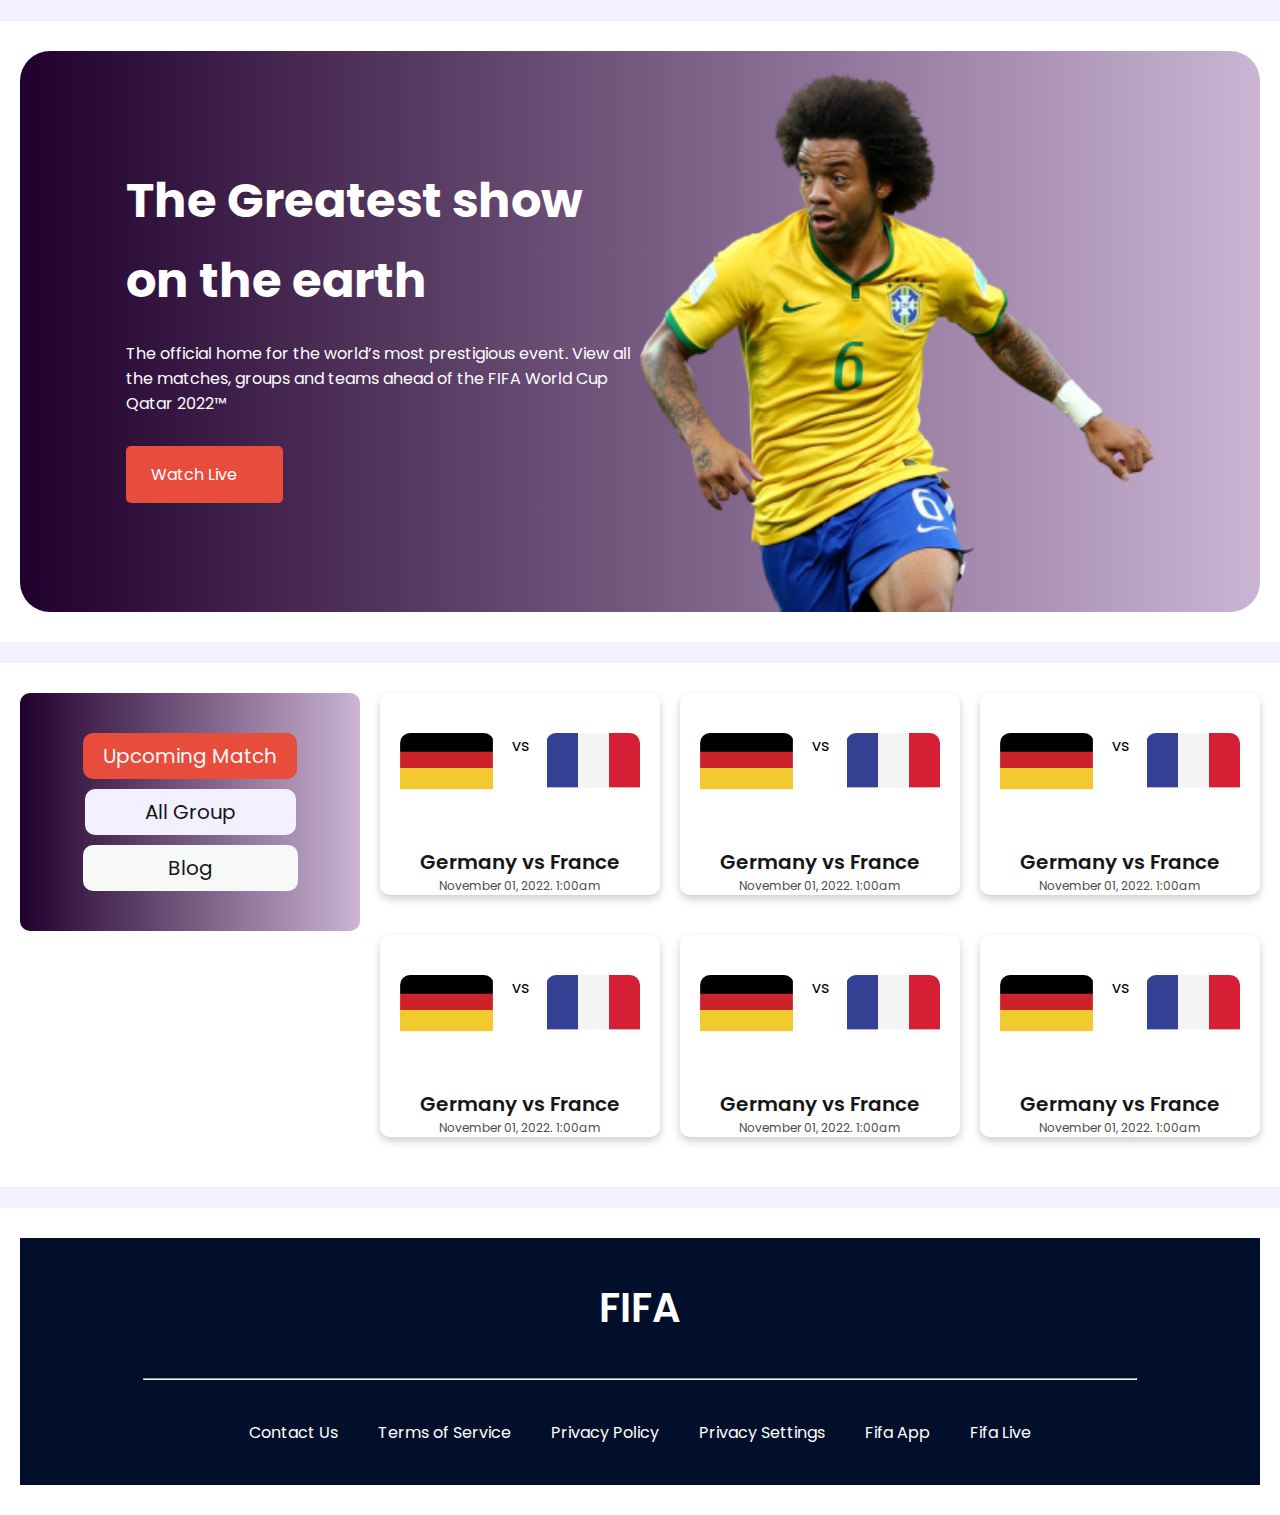
<file: matches.html>
<!DOCTYPE html>
<html lang="en">

<head>
    <meta charset="UTF-8">
    <meta http-equiv="X-UA-Compatible" content="IE=edge">
    <meta name="viewport" content="width=device-width, initial-scale=1.0">
    <title>Upcoming Match</title>
    <link rel="stylesheet" href="styles/style.css">
    <link rel="stylesheet" href="styles/matches-style.css">
</head>

<body>
    <main>
        <section class="container">
            <div class="home">
                <div class="home-details">
                    <h1 class="home-title">The Greatest show on the earth</h1>
                    <p class="home-info">The official home for the world’s most prestigious event. View all the matches,
                        groups and teams ahead of the FIFA World Cup Qatar 2022™
                    </p>
                    <div class="btn">
                        <a href="#">Watch Live</a>
                        <i class="fa fa-angle-right"></i>
                    </div>
                </div>
                <div class="home-banner">
                    <img src="images/assets/Banner Image.png" alt="">
                </div>
            </div>
        </section>

        <section class="container">
            <div class="spotlight">
                <ul class="links">
                    <li class="match-link"><a href="matches.html">Upcoming Match</a></li>
                    <li class="group-link"><a href="">All Group</a></li>
                    <li class="blog-link"><a href="">Blog</a></li>
                </ul>
                <div class="matches">
                    <div class="match">
                        <div class="match-banner">
                            <div class="country-1">
                                <img src="images/assets/germany Flag.png" alt="">
                            </div>
                            <p>vs</p>
                            <div class="country-2">
                                <img src="images/assets/Flag.png" alt="">
                            </div>
                        </div>
                        <div class="match-info">
                            <p class="country-name">Germany vs France</p>
                            <div class="time">
                                <p>November 01, 2022. 1:00am</p>
                            </div>
                        </div>
                    </div>
                    <div class="match">
                        <div class="match-banner">
                            <div class="country-1">
                                <img src="images/assets/germany Flag.png" alt="">
                            </div>
                            <p>vs</p>
                            <div class="country-2">
                                <img src="images/assets/Flag.png" alt="">
                            </div>
                        </div>
                        <div class="match-info">
                            <p class="country-name">Germany vs France</p>
                            <div class="time">
                                <p>November 01, 2022. 1:00am</p>
                            </div>
                        </div>
                    </div>
                    <div class="match">
                        <div class="match-banner">
                            <div class="country-1">
                                <img src="images/assets/germany Flag.png" alt="">
                            </div>
                            <p>vs</p>
                            <div class="country-2">
                                <img src="images/assets/Flag.png" alt="">
                            </div>
                        </div>
                        <div class="match-info">
                            <p class="country-name">Germany vs France</p>
                            <div class="time">
                                <p>November 01, 2022. 1:00am</p>
                            </div>
                        </div>
                    </div>
                    <div class="match">
                        <div class="match-banner">
                            <div class="country-1">
                                <img src="images/assets/germany Flag.png" alt="">
                            </div>
                            <p>vs</p>
                            <div class="country-2">
                                <img src="images/assets/Flag.png" alt="">
                            </div>
                        </div>
                        <div class="match-info">
                            <p class="country-name">Germany vs France</p>
                            <div class="time">
                                <p>November 01, 2022. 1:00am</p>
                            </div>
                        </div>
                    </div>
                    <div class="match">
                        <div class="match-banner">
                            <div class="country-1">
                                <img src="images/assets/germany Flag.png" alt="">
                            </div>
                            <p>vs</p>
                            <div class="country-2">
                                <img src="images/assets/Flag.png" alt="">
                            </div>
                        </div>
                        <div class="match-info">
                            <p class="country-name">Germany vs France</p>
                            <div class="time">
                                <p>November 01, 2022. 1:00am</p>
                            </div>
                        </div>
                    </div>
                    <div class="match">
                        <div class="match-banner">
                            <div class="country-1">
                                <img src="images/assets/germany Flag.png" alt="">
                            </div>
                            <p>vs</p>
                            <div class="country-2">
                                <img src="images/assets/Flag.png" alt="">
                            </div>
                        </div>
                        <div class="match-info">
                            <p class="country-name">Germany vs France</p>
                            <div class="time">
                                <p>November 01, 2022. 1:00am</p>
                            </div>
                        </div>
                    </div>
                </div>
            </div>
        </section>
    </main>

    <footer>
        <section class="container">
            <div class="row">
                <a class="footer-logo" href="index.html">FIFA</a>
                <hr>
                <ul>
                    <li><a href="">Contact Us</a></li>
                    <li><a href="">Terms of Service</a></li>
                    <li><a href="">Privacy Policy </a></li>
                    <li><a href="">Privacy Settings </a></li>
                    <li><a href="">Fifa App</a></li>
                    <li><a href="">Fifa Live</a></li>
                </ul>
                <div class="icons social">
                    <i class="fa-brands fa-twitter"></i>
                    <i class="fa-brands fa-facebook"></i>
                    <i class="fa-brands fa-instagram"></i>
                    <i class="fa-brands fa-youtube"></i>
                </div>
            </div>
        </section>
    </footer>
</body>

</html>
</file>
<file: styles/style.css>
/* Fonts  */
@import url('https://fonts.googleapis.com/css2?family=Poppins:wght@500&display=swap');

/* ---------
  Utilities
---------- */

* {
    margin: 0;
    padding: 0;
}

body {
    font-family: 'Poppins', sans-serif;
    background: #F3F1FF;
}

main {
    display: flex;
    justify-content: center;
    align-items: center;
    flex-direction: column;
}

.container {
    background-color: #FFFFFF;
    width: 1240px;
    padding: 30px;
    margin-top: 21px;
}

/*------------
 Home Styles
----------- */

.home {
    display: grid;
    grid-template-columns: repeat(2, 1fr);
    align-items: center;
    background-image: linear-gradient(to right, #20002c, #cbb4d4);
    border-radius: 30px;
    padding: 0px 106px;
}

.home-title {
    color: #FFFFFF;
    font-size: 3rem;
    font-weight: 700;
    line-height: 80px;
    margin-bottom: 20px;
}

.home-info {
    color: #FFFFFF;
    margin-bottom: 30px;
}

.btn {
    display: flex;
    align-items: center;
    gap: 10px;
    width: 107px;
    padding: 16px 25px;
    background: #E74C3C;
    border-radius: 5px;
    color: #FFFFFF;
}

.btn a {
    color: #FFFFFF;
    text-decoration: none;
}

.btn:hover,
.blog-link:hover {
    background: #20002c;
}

.home-banner {
    margin-top: 20px;
    margin-bottom: -7px;
}

.home-banner img {
    width: 100%;
}

/* ----------------
  Spotlight styles
----------------- */

.spotlight {
    display: flex;
    justify-content: space-between;
    align-items: flex-start;
}

.links {
    display: flex;
    align-items: center;
    justify-content: center;
    flex-direction: column;
    gap: 10px;
    background-image: linear-gradient(to right, #20002c, #cbb4d4);
    border-radius: 10px;
    width: 312px;
    position: sticky;
    top: 0;
    padding: 40px;
    font-size: 20px;
    margin-right: 20px;
}

.links li {
    list-style: none;
}

.links a {
    text-decoration: none;
    color: #161616;
}

.match-link {
    background: #FFFFFF;
    padding: 8px 20px;
    border-radius: 10px;
}

.group-link {
    background: #F3F1FF;
    padding: 8px 60px;
    border-radius: 10px;
}

.blog-link {
    background: #E74C3C;
    padding: 8px 85px;
    border-radius: 10px;
}

.blog-link a {
    color: #F3F1FF;
}


.transfers {
    display: grid;
    grid-template-columns: repeat(3, 1fr);
    align-items: center;
    grid-gap: 20px;
}

.transfer-banner {
    margin-bottom: 20px;
    border-radius: 10px;
    box-shadow: 0 4px 8px 0 rgba(0, 0, 0, 0.2);
    transition: 0.3s;
}

.transfer-banner:hover {
    box-shadow: 0 8px 16px 0 rgba(0, 0, 0, 0.2);
}

.transfer-banner img {
    width: 100%;
    border-radius: 10px 10px 0px 0px;
    margin-bottom: 20px;
}

.transfer-detail {
    margin: 0 20px;
}

.transfer-link {
    margin-bottom: 20px;
}

.transfer-link a {
    text-decoration: none;
    color: #161616;
    border: 1px solid #161616;
    padding: 3px 14px;
    font-weight: 500;
    border-radius: 5px;
}

.transfer-link a:hover {
    background: #EAEDED;
}

.transfer-info {
    font-size: 18px;
    font-weight: 600;
    color: #161616;
    margin-bottom: 30px;
}


.icons {
    display: flex;
    align-items: center;
    gap: 30px;
}

.icon {
    color: #161616B2;
    margin-bottom: 20px;
}

span {
    padding: 0 10px;
    color: #161616B2;
}

.btn-2 {
    display: none;
}

.btn-2 a {
    text-decoration: none;
    color: #FFFFFF;
}

/* Footer styles
-------------- */

footer {
    display: flex;
    justify-content: center;
    align-items: center;
    flex-direction: column;
}

.row {
    display: flex;
    align-items: center;
    justify-content: center;
    flex-direction: column;
    background: #020f2a;
    color: #fff;
}

.footer-logo {
    margin-top: 40px;
    font-size: 40px;
    font-weight: 600;
}

hr {
    width: 80%;
    margin-top: 40px;
}

.row ul {
    display: flex;
    gap: 40px;
    margin-bottom: 20px;
    margin-top: 40px;
}

.row li {
    list-style: none;
}

.row a {
    text-decoration: none;
    color: #fff;
}

.social {
    margin-bottom: 20px;
    cursor: pointer;
    transition: transform .7s;
}

.social .fa-brands:hover {
    transform: scale(1.5);
}



/* --------------
  Media Queries
-------------- */

/* Mobile Devices */
@media only screen and (max-width: 688px) {

    .container,
    .home-details {
        width: 100%;
    }

    .home,
    .spotlight,
    .transfers,
    .row ul {
        display: grid;
        grid-template-columns: repeat(1, 1fr);

    }

    .home-details {
        align-items: center;
    }

    .home-title {
        font-size: 1.3rem;
        line-height: 28px;
        margin-top: 34px;
        text-align: center;
    }

    .home-info {
        white-space: nowrap;
        width: 200px;
        overflow: hidden;
        text-overflow: ellipsis;
    }

    .links {
        width: 80%;
    }

    .btn {
        margin: auto;
    }
}

/* Tablet Devices */
@media only screen and (min-width:689px) and (max-width:992px) {

    .container {
        width: 100%;
    }

    .spotlight {
        display: flex;
        flex-direction: column;
    }

    .links {
        display: flex;
        justify-content: space-evenly;
        align-items: center;
        flex-direction: row;
        width: 90%;
        margin-bottom: 40px;
    }

    .home-title {
        font-size: 2.3rem;
        line-height: 48px;
        margin-top: 34px;
    }

    .home-info {
        font-size: 0.6rem;
    }

    .transfers {
        display: grid;
        grid-template-columns: repeat(2, 1fr);
    }

    .desktop {
        display: none;
    }

    .btn-2 {
        display: block;
        background: #E74C3C;
        text-align: center;
        padding: 16px 25px;
        border-radius: 5px;
        color: #FFFFFF;
        margin-left: 340px;
        margin-top: 40px;
    }

    .btn-2:hover {
        background: #20002c;
    }

    .row ul {
        display: grid;
        grid-template-columns: repeat(4, 1fr);
    }

}
</file>
<file: styles/matches-style.css>
.spotlight {
    display: flex;
    justify-content: space-between;
    align-items: flex-start;
}

.match-link {
    background: #E74C3C;
}

.match-link a {
    color: #F7F9F9;
}

.match-link:hover {
    background: #20002c;
}

.blog-link {
    background: #F7F9F9;
}

.blog-link a {
    color: #161616;
}

.matches {
    display: grid;
    grid-template-columns: repeat(3, 1fr);
    align-items: center;
    grid-gap: 20px;
}

.match {
    width: 280px;
    margin-bottom: 20px;
    border-radius: 10px;
    box-shadow: 0 4px 8px 0 rgba(0, 0, 0, 0.2);
    transition: 0.3s;
}

.match:hover {
    box-shadow: 0 8px 16px 0 rgba(0, 0, 0, 0.2);
}

.match-banner {
    display: flex;
    justify-content: space-between;
    margin: 40px 20px;
}

.match-banner img {
    width: 100%;
    border-radius: 10px 10px 0px 0px;
    margin-bottom: 10px;
}

.match-info {
    margin: 0 20px;
    text-align: center;
}

.country-name {
    color: #161616;
    font-size: 20px;
    font-weight: 600;
}

.time {
    color: #4D4D4D;
    font-size: 12px;
}
</file>
